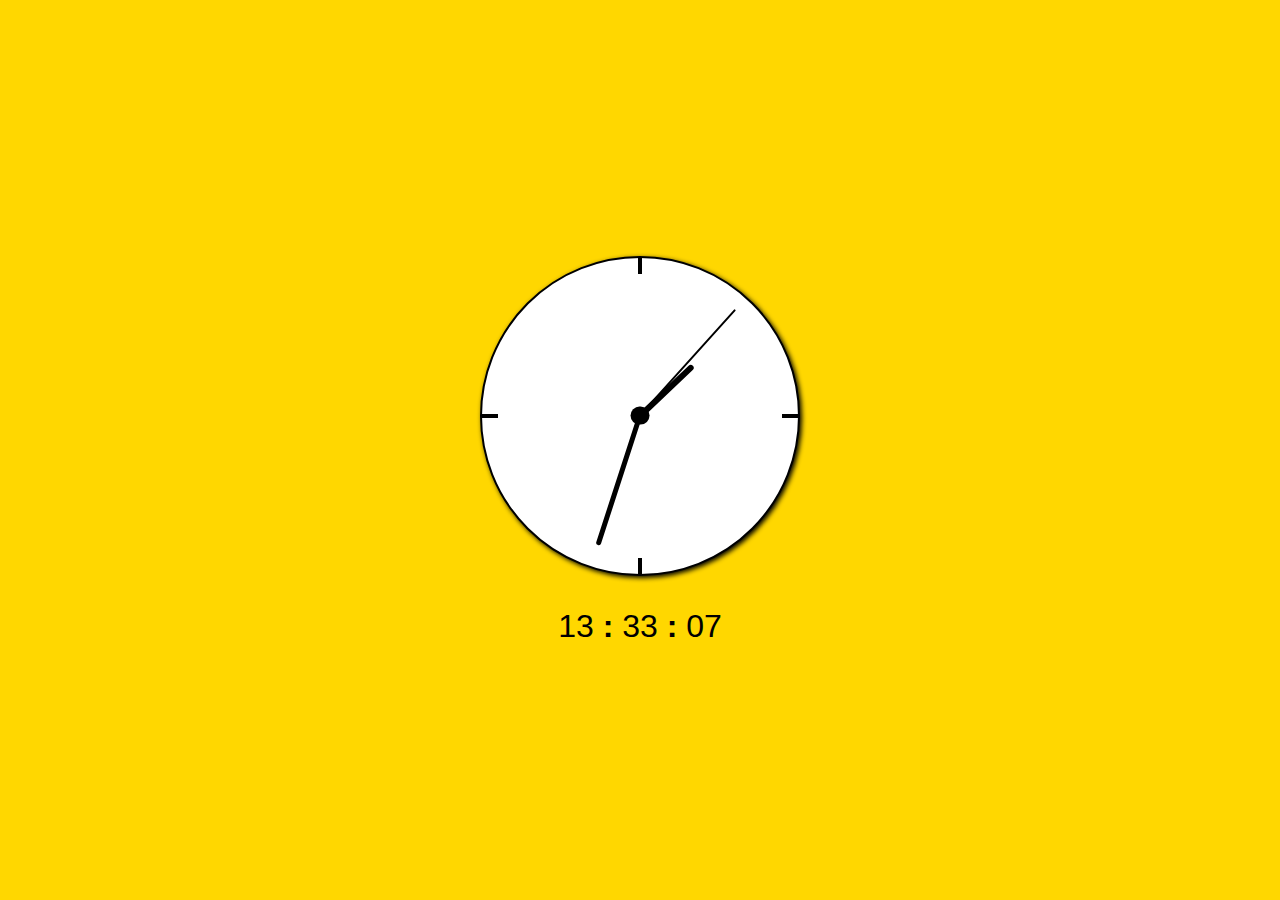
<file: task-clock/index.html>
<!DOCTYPE html>
<html lang="en">

<head>
  <meta charset="UTF-8">
  <meta name="viewport" content="width=device-width, initial-scale=1.0">
  <link rel="stylesheet" href="style.css">
  <title>Clock</title>
</head>

<body>
  <main class="main-container">
    <div class="analog-clock">
      <div class="clock-center"></div>
      <div class="hours-hand js-hours-hand"></div>
      <div class="minutes-hand js-minutes-hand"></div>
      <div class="seconds-hand js-seconds-hand"></div>
      <div class="twelve"></div>
      <div class="three"></div>
      <div class="six"></div>
      <div class="nine"></div>
    </div>
    <div class="digital-clock js-digital-clock">
      <span class="js-digital-hours"></span>
      <span class="blink js-blink-one">:</span>
      <span class="js-digital-minutes"></span>
      <span class="blink js-blink-two">:</span>
      <span class="js-digital-seconds"></span>
    </div>
  </main>
  <script src="script.js"></script>
</body>

</html>
</file>
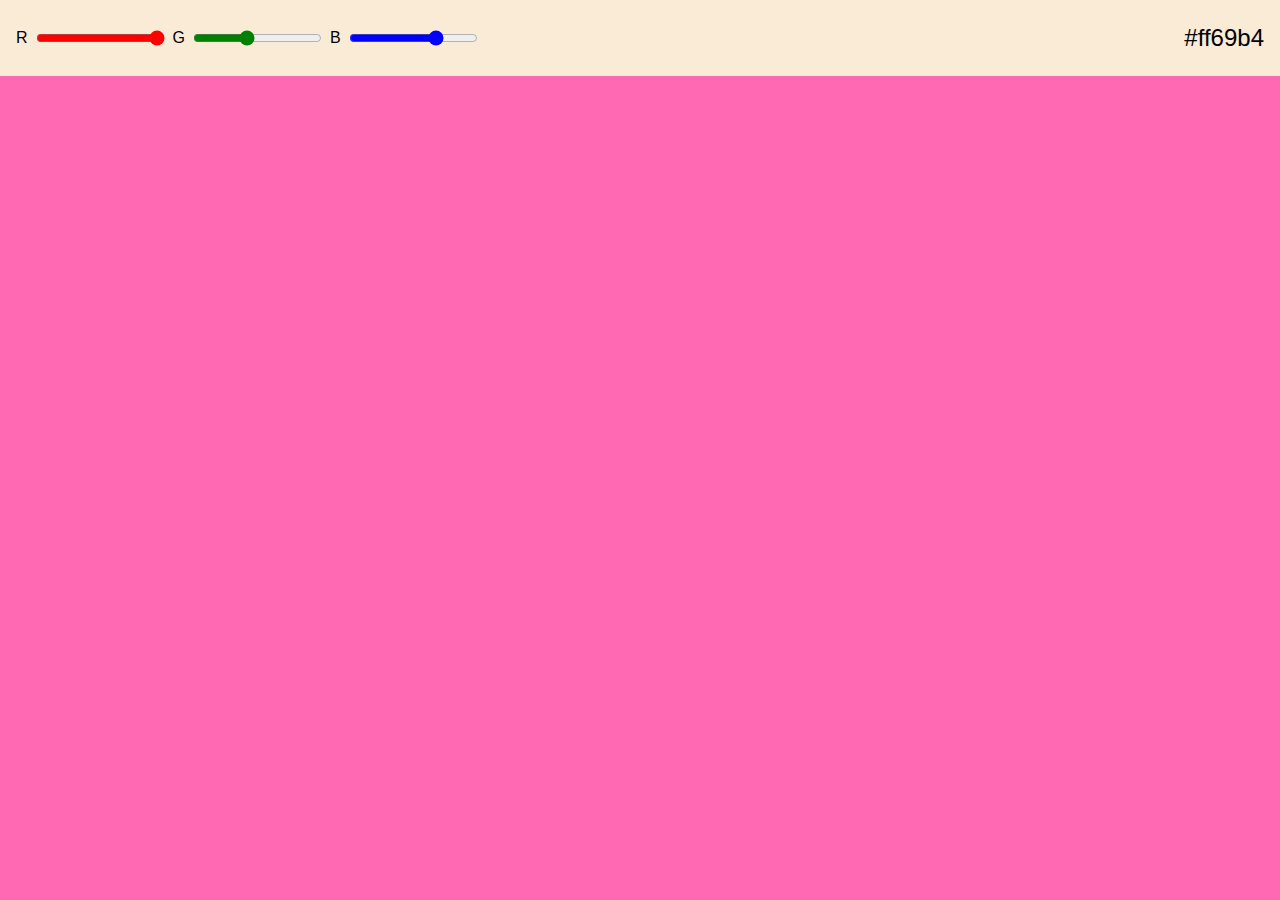
<file: task-color-mixer/index.html>
<!DOCTYPE html>
<html lang="en">

<head>
  <meta charset="UTF-8">
  <meta name="viewport" content="width=device-width, initial-scale=1.0">
  <link rel="stylesheet" href="style.css">
  <title>Color Mixer</title>
</head>

<body>
  <main>
    <header class="header">
      <div class="colors-container">
        R<input type="range" class="js-input-red" value="100">
        G<input type="range" class="js-input-green" value="41">
        B<input type="range" class="js-input-blue" value="70">
      </div>
      <div class="hex-code-container js-hex-code"></div>
    </header>
  </main>
  <script src="script.js"></script>
</body>

</html>
</file>
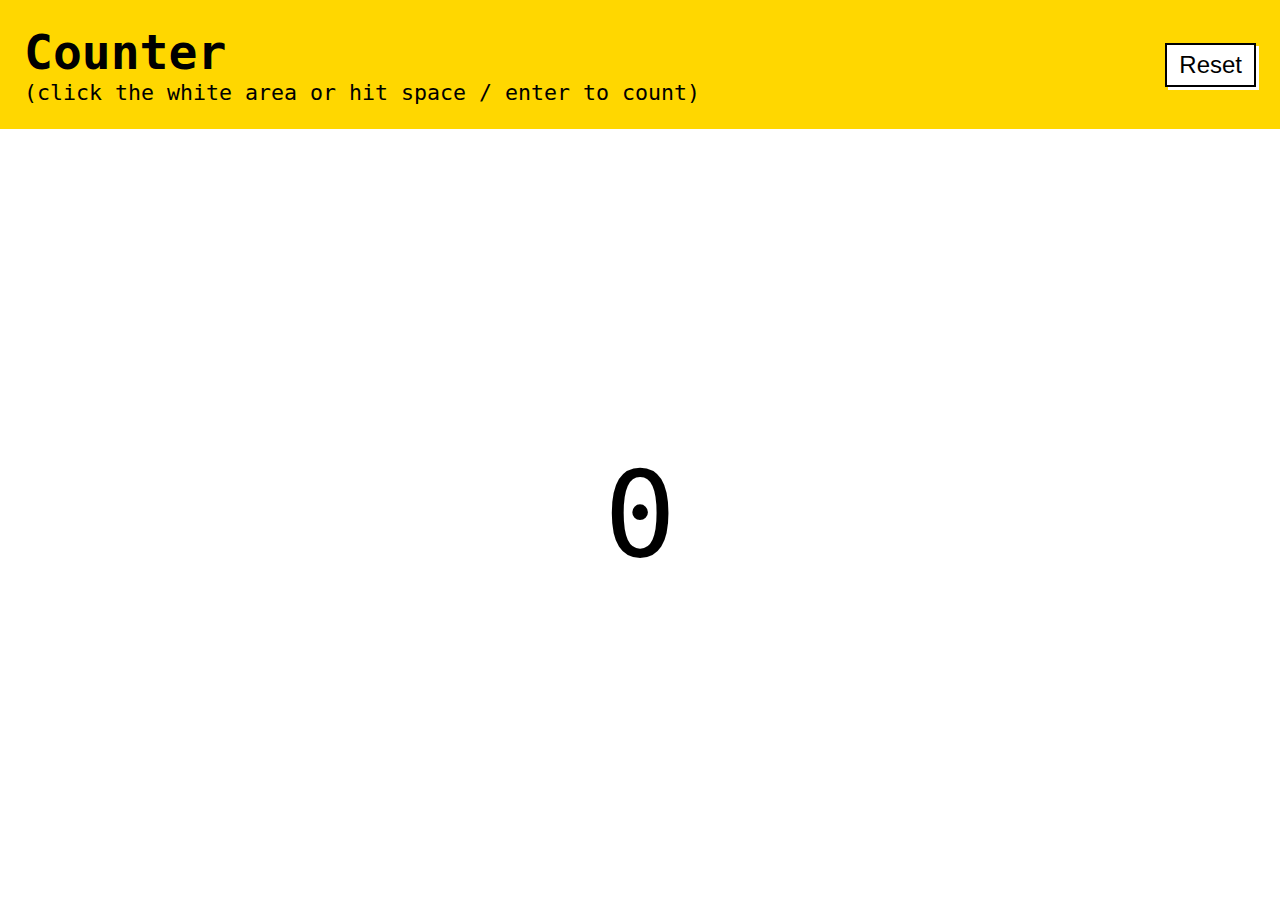
<file: task-counter/index.html>
<!DOCTYPE html>
<html lang="en">

<head>
    <meta charset="UTF-8">
    <meta http-equiv="X-UA-Compatible" content="IE=edge">
    <meta name="viewport" content="width=device-width, initial-scale=1.0">
    <link rel="stylesheet" href="style.css">
    <title>Counter</title>
</head>

<body>
    <header class="header">
        <div>
            <h1>Counter</h1>
            <p>(click the white area or hit space / enter to count)</p>
        </div>
        <div class="btn-container"><button class="reset-button">Reset</button></div>
    </header>
    <div class="counter-container">
        <label for="counter" class="counter">0</label>
    </div>
    <script src="script.js"></script>
</body>

</html>
</file>
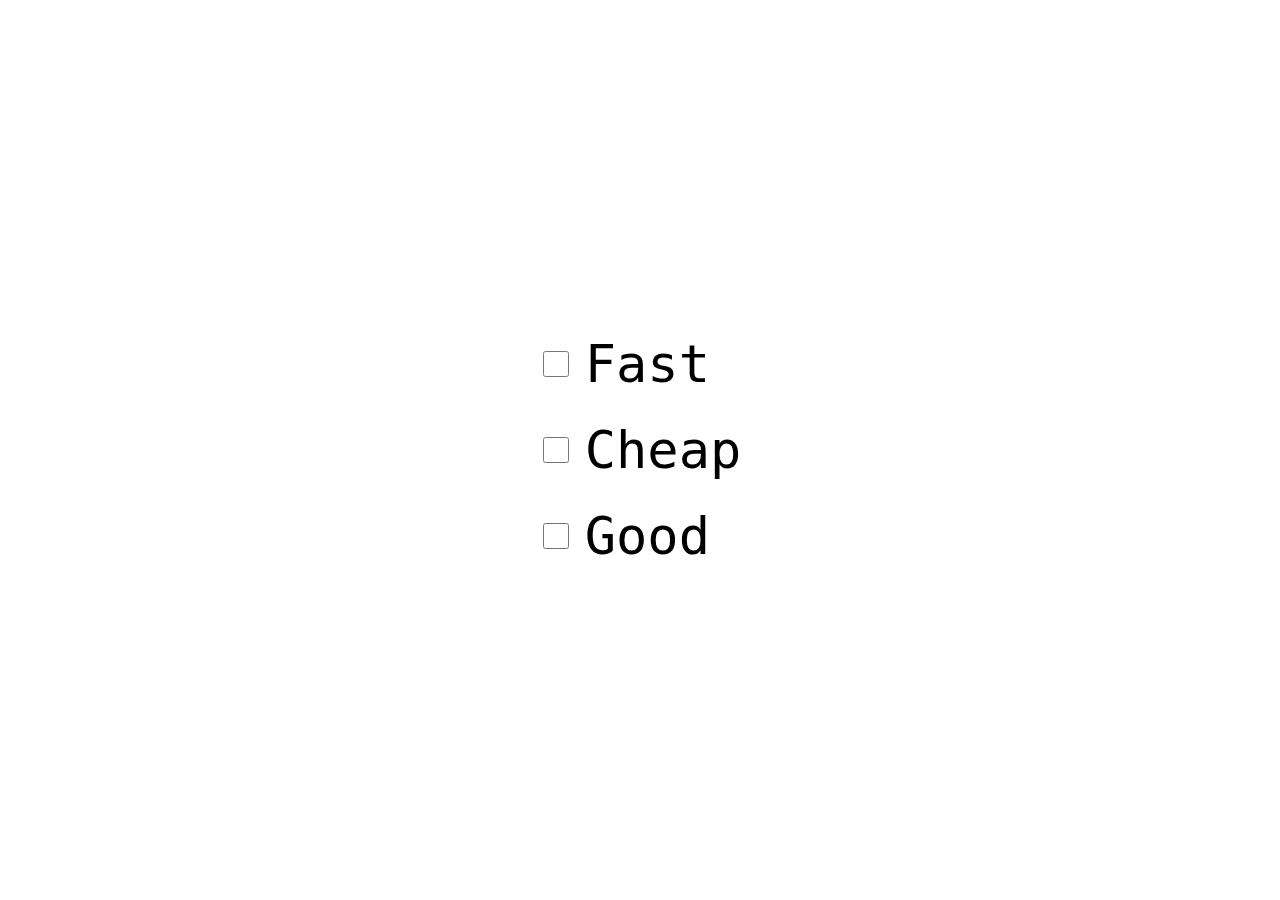
<file: task-fast-cheap-good/index.html>
<!DOCTYPE html>
<html lang="en">

<head>
    <meta charset="UTF-8">
    <meta http-equiv="X-UA-Compatible" content="IE=edge">
    <meta name="viewport" content="width=device-width, initial-scale=1.0">
    <link rel="stylesheet" href="style.css">
    <title>Fast, cheap, good</title>
</head>

<body>
    <main>
        <input type="checkbox" id="fast"> <label for="fast">Fast</label>
        <input type="checkbox" id="cheap"> <label for="cheap">Cheap</label>
        <input type="checkbox" id="good"> <label for="good">Good</label>
    </main>
    <script src="script.js"></script>
</body>

</html>
</file>
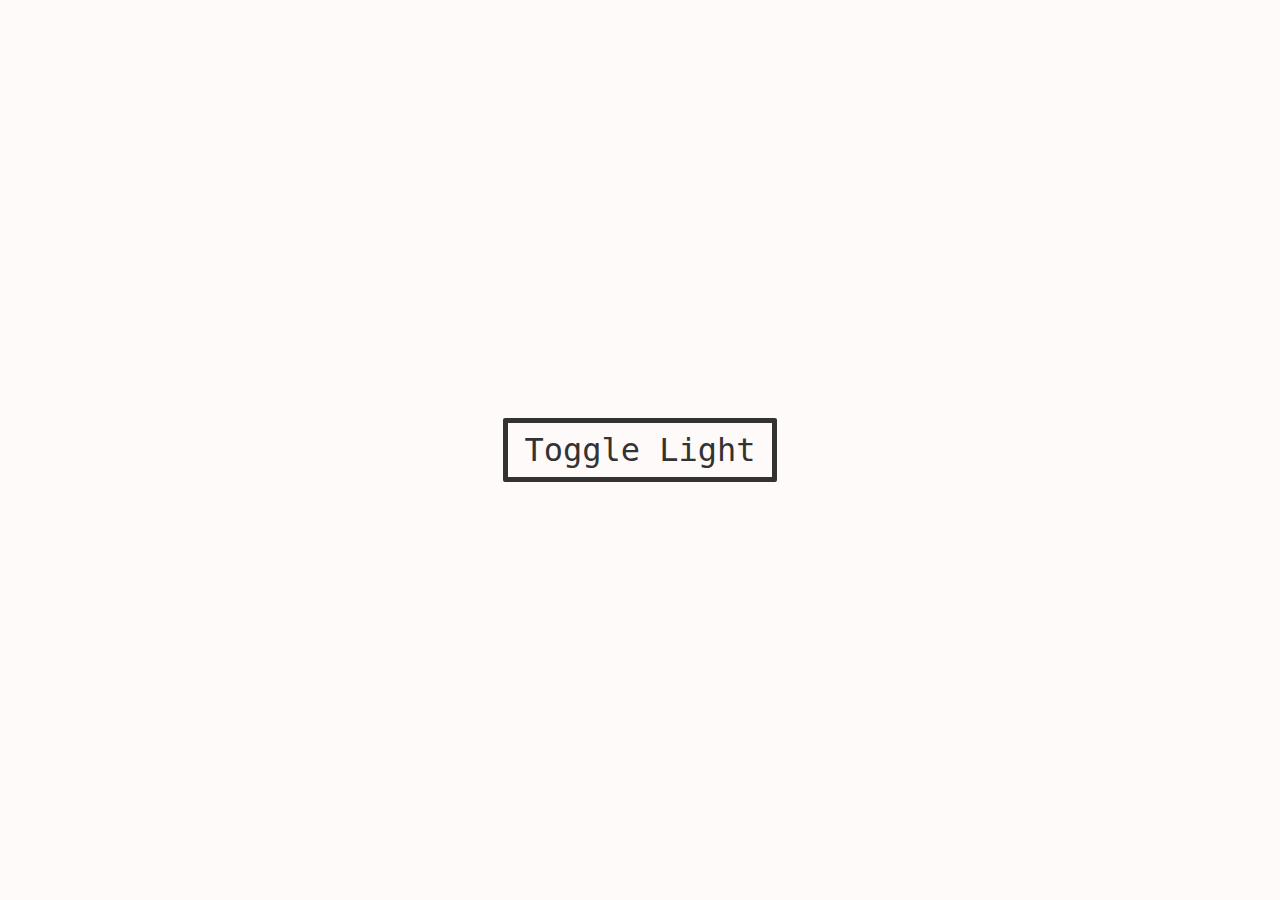
<file: task-light-switch/index.html>
<!DOCTYPE html>
<html lang="en">

<head>
    <meta charset="UTF-8">
    <meta http-equiv="X-UA-Compatible" content="IE=edge">
    <meta name="viewport" content="width=device-width, initial-scale=1.0">
    <title>Good Morning</title>
    <link rel="stylesheet" href="style.css">
</head>

<body class="body">
    <button class="btn">Toggle Light</button>
    <script src="script.js"></script>
</body>

</html>
</file>
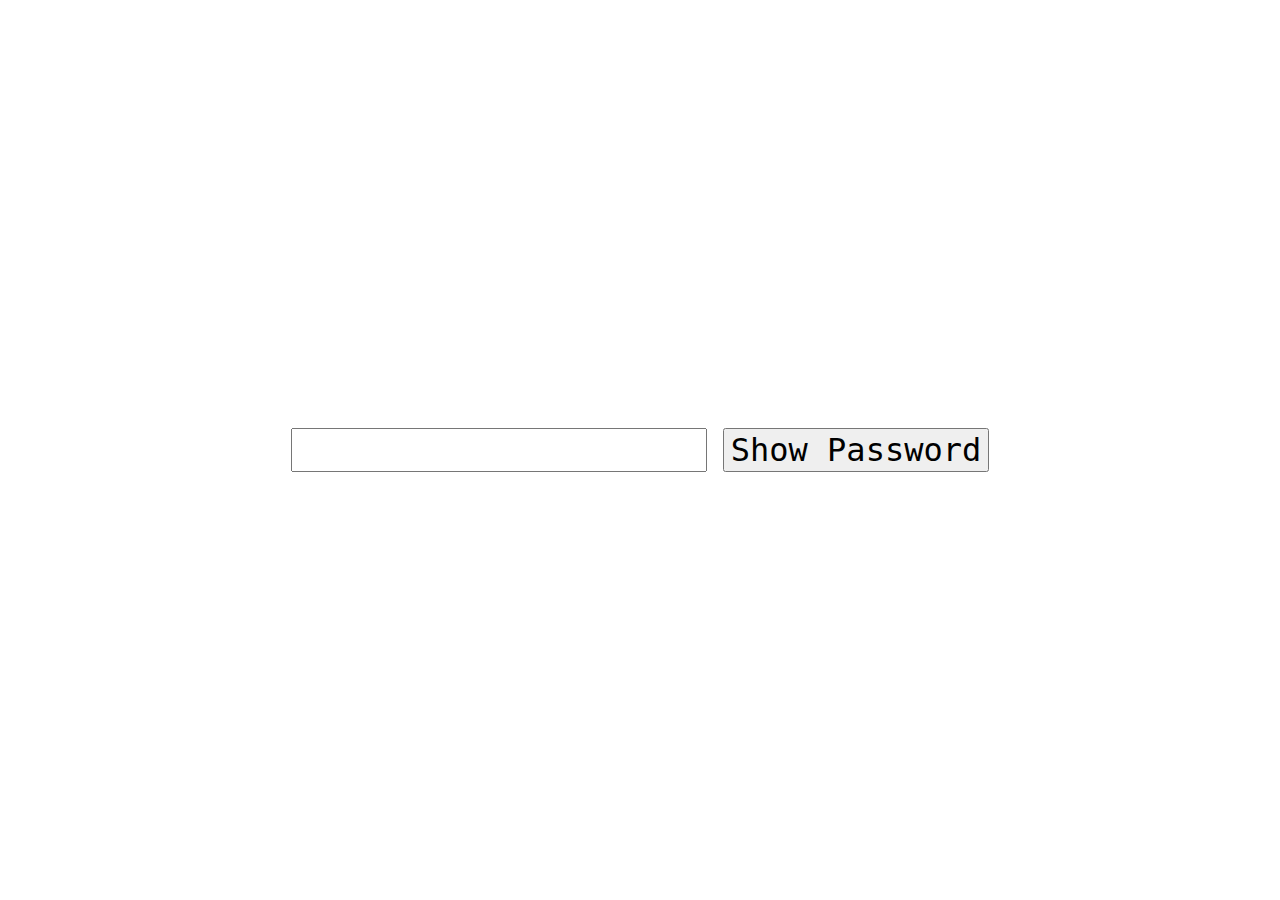
<file: task-password-toggle/index.html>
<!DOCTYPE html>
<html lang="en">

<head>
    <meta charset="UTF-8">
    <meta http-equiv="X-UA-Compatible" content="IE=edge">
    <meta name="viewport" content="width=device-width, initial-scale=1.0">
    <link rel="stylesheet" href="style.css">
    <title>Password Toggle</title>
</head>

<body>
    <input class="password" type="password">
    <button>Show Password</button>
    <script src="script.js"></script>
</body>

</html>
</file>
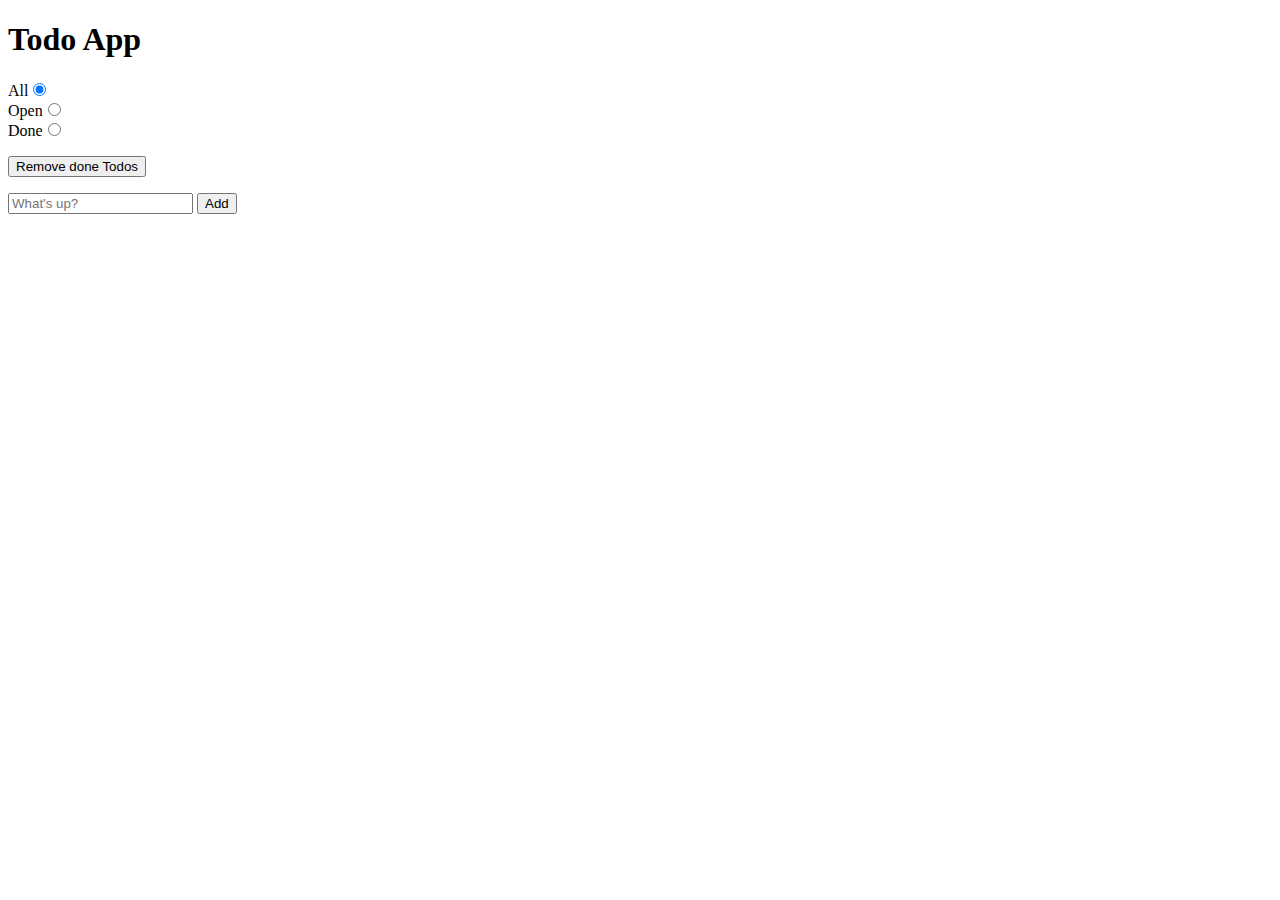
<file: task-todoapp-with-state-management/index.html>
<!DOCTYPE html>
<html lang="en">

<head>
  <meta charset="UTF-8">
  <meta name="viewport" content="width=device-width, initial-scale=1.0">
  <link rel="stylesheet" href="style.css">
  <title>ToDo App with State Management</title>
</head>

<body>

  <h1>Todo App</h1>
  <div class="container">
    <div class="radio-labels">
      <div>
        <label for="all">All</label><input type="radio" id="all" name="filter" value="all" checked>
      </div>
      <div>
        <label for="open">Open</label><input type="radio" id="open" name="filter" value="open">
      </div>
      <div>
        <label for="done">Done</label><input type="radio" id="done" name="filter" value="done">
      </div>
    </div>
    <div>
      <button class="js-remove-done-todos">Remove done Todos</button>
    </div>
    <div>
      <input class="js-todo-input" type="text" placeholder="What's up?">
      <button class="js-add-todo-button">Add</button>
    </div>
  </div>
  <ul class="js-todo-list">
  </ul>

  <script src="script.js"></script>
</body>

</html>
</file>
<file: task-clock/style.css>
* {
  box-sizing: border-box;
  margin: 0;
}

html,
body {
  height: 100%;
  font-family: "Segoe UI", sans-serif;
}

body {
  background-color: gold;
}

.main-container {
  display: flex;
  height: 100%;
  flex-direction: column;
  align-items: center;
  justify-content: center;
  gap: 2rem;
}

.analog-clock {
  aspect-ratio: 1/1;
  position: relative;
  background-color: white;
  border-radius: 50%;
  border: 0.15rem solid black;
  box-shadow: 2px 2px 5px;
  width: 25vw;
  flex-shrink: 0;
}

.clock-center {
  background-color: black;
  border-radius: 50%;
  width: 6%;
  height: 6%;
  position: absolute;
  left: 50%;
  top: 50%;
  transform: translate(-50%, -50%);
}

.hours-hand,
.minutes-hand,
.seconds-hand {
  background-color: black;
  position: absolute;
  left: 50%;
  bottom: 50%;
  rotate: var(--hours-hand);
  width: 0.35rem;
  height: 23%;
  transform-origin: bottom left;
  transform: translate(-50%);
  border-radius: 0.25rem;
}

.minutes-hand {
  rotate: var(--minutes-hand);
  width: 0.3em;
  height: 43%;
}

.seconds-hand {
  rotate: var(--seconds-hand);
  width: 0.1rem;
  height: 45%;
}

.twelve {
  position: absolute;
  background-color: black;
  height: 1rem;
  width: 0.25rem;
  left: 50%;
  transform: translate(-50%);
}

.three {
  position: absolute;
  background-color: black;
  height: 0.25rem;
  width: 1rem;
  left: calc(100% - 1rem);
  top: 50%;
  transform: translateY(-50%);
}

.six {
  position: absolute;
  background-color: black;
  height: 1rem;
  width: 0.25rem;
  left: 50%;
  bottom: 0%;
  transform: translateX(-50%);
}

.nine {
  position: absolute;
  background-color: black;
  height: 0.25rem;
  width: 1rem;
  right: calc(100% - 1rem);
  top: 50%;
  transform: translateY(-50%);
}

.digital-clock {
  font-size: 2rem;
}

.blink {
  font-weight: bold;
}
</file>
<file: task-color-mixer/style.css>
* {
  box-sizing: border-box;
  margin: 0;
}

html {
  font-family: Arial, Helvetica, sans-serif;
}

body {
  height: 100%;
  width: 100%;
  background-color: rgb(var(--red), var(--green), var(--blue));
}

header {
  background-color: antiquewhite;
  padding: 1.5rem 1rem;
  display: flex;
  justify-content: space-between;
}

.colors-container {
  display: flex;
  align-items: center;
  gap: 0.5rem;
}

.js-input-red {
  accent-color: #ff0000;
}

.js-input-green {
  accent-color: #008000;
}

.js-input-blue {
  accent-color: #0000ff;
}

.hex-code-container {
  font-size: 1.5rem;
}
</file>
<file: task-counter/style.css>
html {
  box-sizing: border-box;
  font-size: 24px;
  font-family: monospace;
}

html,
body {
  height: 100%;
}

body,
h1,
p {
  margin: 0;
}

body {
  margin: 0;
  display: grid;
  grid-template-rows: auto 1fr;
}

p {
  font-size: 0.9rem;
}

label {
  font-size: 5rem;
}

.header {
  background-color: gold;
  padding: 1rem;
  display: flex;
  justify-content: space-between;
}

.btn-container {
  display: flex;
  align-items: center;
}

.reset-button {
  cursor: pointer;
  background-color: white;
  border: 2px solid black;
  font-size: 1rem;
  padding: 0.25rem 0.5rem;
  box-shadow: 3px 3px 0 white;
  transition: box-shadow 0.2s ease-out, transform 0.2s ease-out;
}

.reset-button:hover {
  box-shadow: 5px 5px 0 white;
  transform: translate(-2px, -2px);
}

.reset-button:active {
  box-shadow: 1px 1px 0 white;
  transform: translate(0px, 0px);
}

.counter-container {
  display: flex;
  justify-content: center;
  align-items: center;
  background-image: linear-gradient(gold, gold);
  background-size: var(--degree, 0%) 100%;
  background-repeat: no-repeat;
  transition: 0.25s background-size ease-in-out;
}
</file>
<file: task-fast-cheap-good/style.css>
html {
  box-sizing: border-box;
  font-family: monospace;
}

html,
body {
  height: 100%;
}

body {
  margin: 0;
  display: flex;
  justify-content: center;
  align-items: center;
}

main {
  display: grid;
  grid-template-columns: auto auto;
  grid-gap: 2rem 1rem;
  align-items: center;
}

input[type="checkbox"] {
  height: 2rem;
  width: 2rem;
}

label {
  font-size: 4rem;
}
</file>
<file: task-light-switch/style.css>
* {
  box-sizing: border-box;
}

html {
  height: 100%;
}

.body {
  transition: 1s ease-in-out background-color;
  background-color: snow;
  margin: 0;
  display: flex;
  justify-content: center;
  align-items: center;
  height: 100%;
}

.body-dark {
  background-color: #333;
}

.btn {
  font-size: 2rem;
  cursor: pointer;
  font-family: monospace;
  border: 5px solid #333;
  padding: 0.5rem 1rem;
  background-color: snow;
  border-radius: 2px;
  color: #333;
}

.body-dark button {
  border: 5px solid snow;
  background-color: #333;
  color: snow;
  box-shadow: 0 0 5px yellow, 0 0 10px yellow, 0 0 20px yellow;
}
</file>
<file: task-password-toggle/style.css>
html {
  box-sizing: border-box;
}

html,
body {
  height: 100%;
}

body {
  margin: 0;
  display: flex;
  justify-content: center;
  align-items: center;
}

.password {
  margin-right: 1rem;
}

button,
input {
  font-family: monospace;
  font-size: 2rem;
}
</file>
<file: task-todoapp-with-state-management/style.css>
body {
  box-sizing: border-box;
}

.container {
  display: flex;
  flex-direction: column;
  gap: 1rem;
}

.radio-labels {
  display: flex;
  flex-direction: column;
}

/* Add a class for strikethrough effect */
.crossed-todo {
  text-decoration: line-through;
}
</file>
